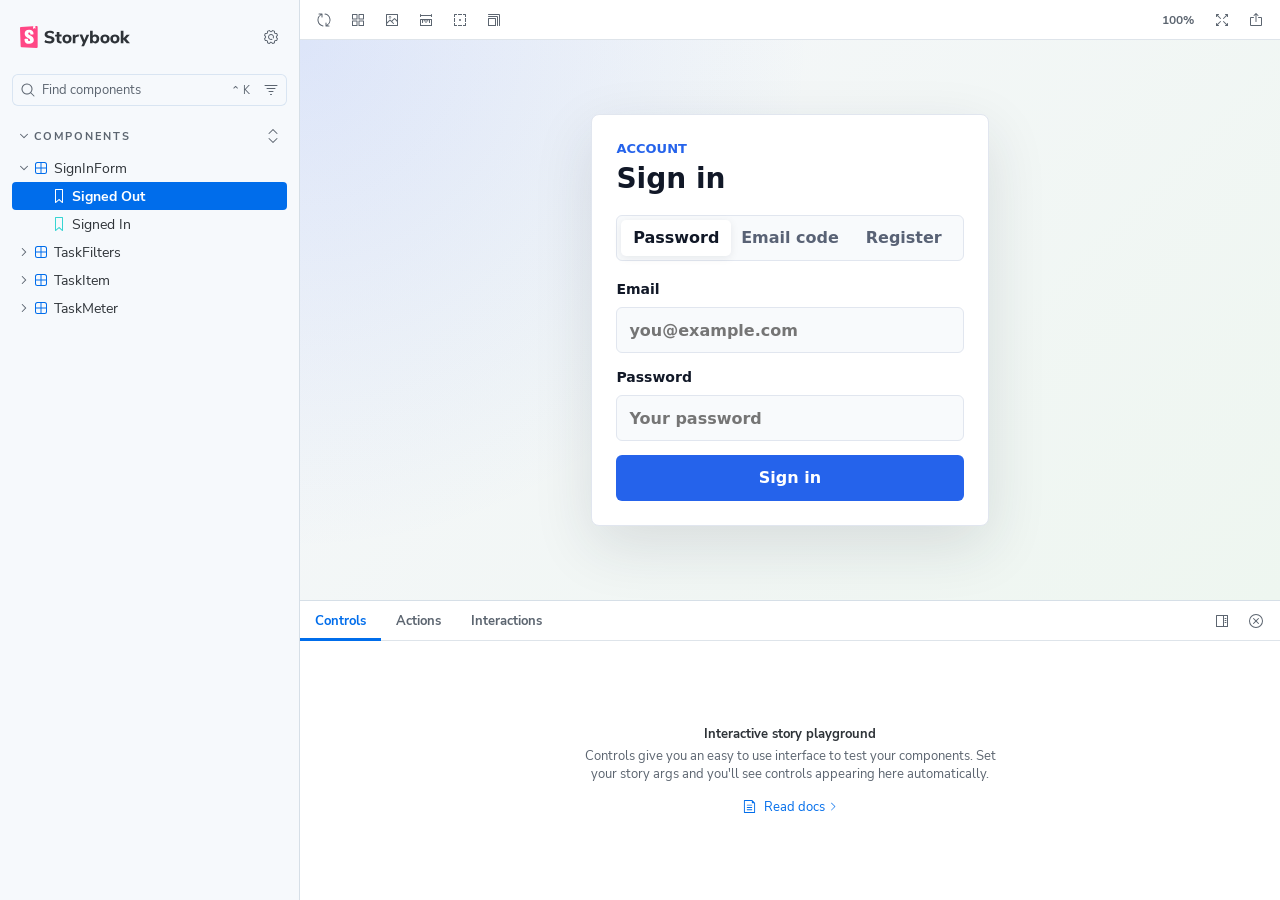
<file: storybook/index.html>
<!DOCTYPE html>
<html lang="en">
  <head>
    <meta charset="utf-8" />

    <title>storybook - Storybook</title>
    <meta name="viewport" content="width=device-width, initial-scale=1" />

    
    <link rel="icon" type="image/svg+xml" href="./favicon.svg" />
    
    <style>
      @font-face {
        font-family: 'Nunito Sans';
        font-style: normal;
        font-weight: 400;
        font-display: swap;
        src: url('./sb-common-assets/nunito-sans-regular.woff2') format('woff2');
      }

      @font-face {
        font-family: 'Nunito Sans';
        font-style: italic;
        font-weight: 400;
        font-display: swap;
        src: url('./sb-common-assets/nunito-sans-italic.woff2') format('woff2');
      }

      @font-face {
        font-family: 'Nunito Sans';
        font-style: normal;
        font-weight: 700;
        font-display: swap;
        src: url('./sb-common-assets/nunito-sans-bold.woff2') format('woff2');
      }

      @font-face {
        font-family: 'Nunito Sans';
        font-style: italic;
        font-weight: 700;
        font-display: swap;
        src: url('./sb-common-assets/nunito-sans-bold-italic.woff2') format('woff2');
      }
    </style>

    <link href="./sb-manager/runtime.js" rel="modulepreload" />

    
    <link href="./sb-addons/storybook-core-server-presets-0/common-manager-bundle.js" rel="modulepreload" />
    
    <link href="./sb-addons/docs-1/manager-bundle.js" rel="modulepreload" />
       

    <style>
      #storybook-root[hidden] {
        display: none !important;
      }
    </style>

    
  </head>
  <body>
    <div id="root"></div>

    
    <script>
      
        
          window['FEATURES'] = {
  "argTypeTargetsV7": true,
  "legacyDecoratorFileOrder": false,
  "disallowImplicitActionsInRenderV8": true,
  "viewport": true,
  "highlight": true,
  "controls": true,
  "interactions": true,
  "actions": true,
  "backgrounds": true,
  "outline": true,
  "measure": true,
  "sidebarOnboardingChecklist": true,
  "componentsManifest": false
};
        
      
        
          window['REFS'] = {};
        
      
        
          window['LOGLEVEL'] = "info";
        
      
        
          window['DOCS_OPTIONS'] = {
  "defaultName": "Docs"
};
        
      
        
          window['CONFIG_TYPE'] = "PRODUCTION";
        
      
        
      
        
      
        
          window['TAGS_OPTIONS'] = {};
        
      
        
          window['STORYBOOK_BUILDER'] = "vite";
        
      
        
          window['STORYBOOK_FRAMEWORK'] = "react-vite";
        
      
        
          window['STORYBOOK_RENDERER'] = "react";
        
      
        
      
    </script>
    

    <script type="module">
      import './sb-manager/globals-runtime.js';

      
        import './sb-addons/storybook-core-server-presets-0/common-manager-bundle.js';
      
        import './sb-addons/docs-1/manager-bundle.js';
      

      import './sb-manager/runtime.js';
    </script>
  </body>
</html>
</file>
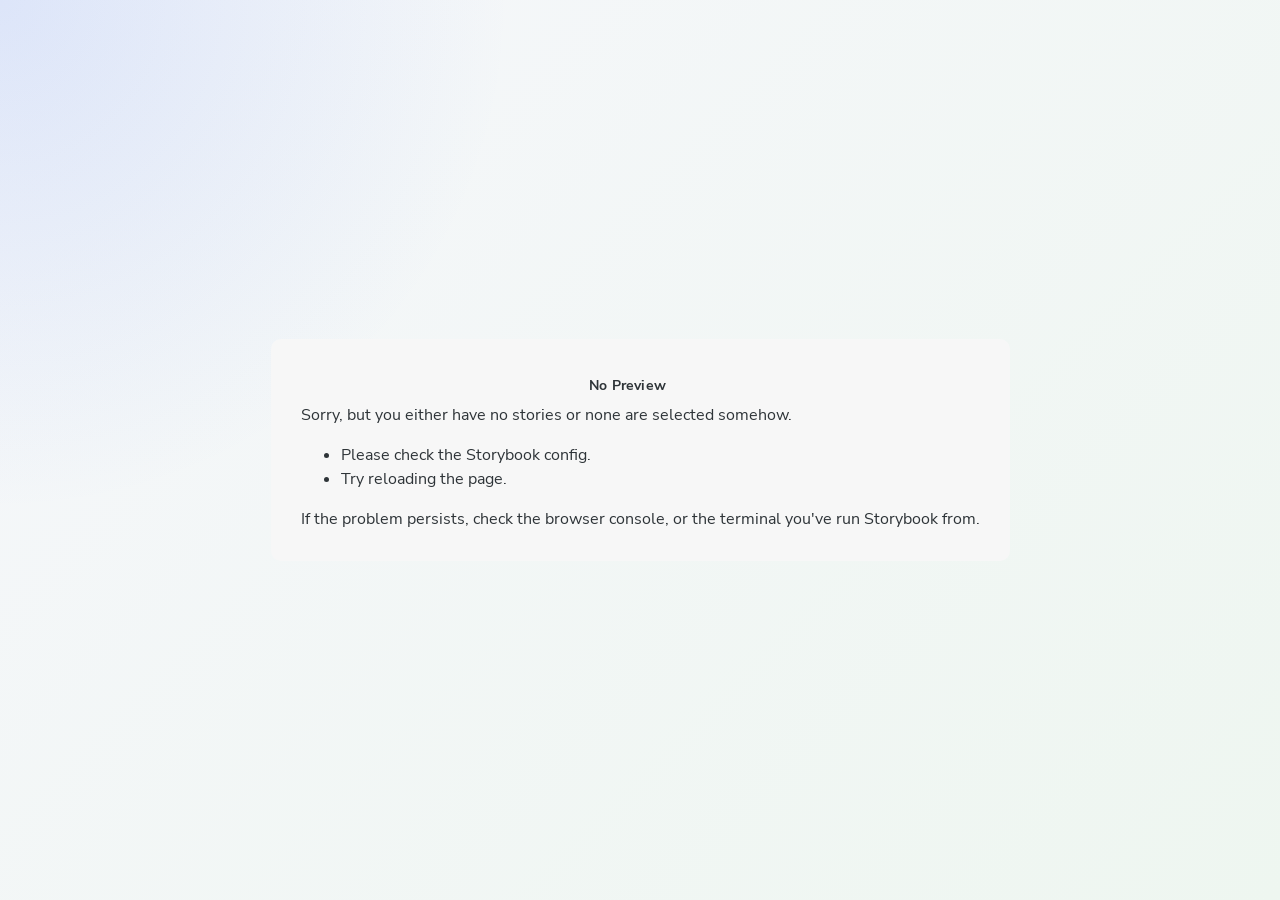
<file: storybook/iframe.html>
<!doctype html>
<!--suppress HtmlUnknownTarget -->
<html lang="en">
  <head><script type="module" src="./vite-inject-mocker-entry.js"></script>
    <meta charset="utf-8" />
    <title>Storybook</title>
    <meta name="viewport" content="width=device-width, initial-scale=1" />

    <style>
      @font-face {
        font-family: 'Nunito Sans';
        font-style: normal;
        font-weight: 400;
        font-display: swap;
        src: url('./sb-common-assets/nunito-sans-regular.woff2') format('woff2');
      }

      @font-face {
        font-family: 'Nunito Sans';
        font-style: italic;
        font-weight: 400;
        font-display: swap;
        src: url('./sb-common-assets/nunito-sans-italic.woff2') format('woff2');
      }

      @font-face {
        font-family: 'Nunito Sans';
        font-style: normal;
        font-weight: 700;
        font-display: swap;
        src: url('./sb-common-assets/nunito-sans-bold.woff2') format('woff2');
      }

      @font-face {
        font-family: 'Nunito Sans';
        font-style: italic;
        font-weight: 700;
        font-display: swap;
        src: url('./sb-common-assets/nunito-sans-bold-italic.woff2') format('woff2');
      }
    </style>

    <script>
      window.CONFIG_TYPE = 'PRODUCTION';
      window.LOGLEVEL = 'info';
      window.FRAMEWORK_OPTIONS = {};
      window.CHANNEL_OPTIONS = {};
      window.FEATURES = {"argTypeTargetsV7":true,"legacyDecoratorFileOrder":false,"disallowImplicitActionsInRenderV8":true,"viewport":true,"highlight":true,"controls":true,"interactions":true,"actions":true,"backgrounds":true,"outline":true,"measure":true,"sidebarOnboardingChecklist":true,"componentsManifest":false};
      window.STORIES = [{"titlePrefix":"","directory":"./storybook/stories","files":"**/*.stories.@(ts|tsx)","importPathMatcher":"^\\.[\\\\/](?:storybook\\/stories(?:\\/(?!\\.)(?:(?:(?!(?:^|\\/)\\.).)*?)\\/|\\/|$)(?!\\.)(?=.)[^/]*?\\.stories\\.(ts|tsx))$"}];
      window.DOCS_OPTIONS = {"defaultName":"Docs"};
      window.TAGS_OPTIONS = {};

      

      // We do this so that "module && module.hot" etc. in Storybook source code
      // doesn't fail (it will simply be disabled)
      window.module = undefined;
      window.global = window;
    </script>
    <base target="_parent" />

<style>
  /* While we aren't showing the main block yet, but still preparing, we want everything the user has rendered, which may or may not be in #storybook-root, to be display none */
  .sb-show-preparing-story:not(.sb-show-main) > :not(.sb-preparing-story) {
    display: none;
  }

  .sb-show-preparing-docs:not(.sb-show-main) > :not(.sb-preparing-docs) {
    display: none;
  }

  /* Hide our own blocks when we aren't supposed to be showing them */
  :not(.sb-show-preparing-story) > .sb-preparing-story,
  :not(.sb-show-preparing-docs) > .sb-preparing-docs,
  :not(.sb-show-nopreview) > .sb-nopreview,
  :not(.sb-show-errordisplay) > .sb-errordisplay {
    display: none;
  }

  .sb-show-main.sb-main-centered {
    margin: 0;
    display: flex;
    align-items: center;
    min-height: 100vh;
  }

  .sb-show-main.sb-main-centered #storybook-root {
    box-sizing: border-box;
    margin: auto;
    padding: 1rem;
    max-height: 100%;
    /* Hack for centering correctly in IE11 */
  }

  /* Vertical centering fix for IE11 */
  @media screen and (-ms-high-contrast: none), (-ms-high-contrast: active) {
    .sb-show-main.sb-main-centered:after {
      content: '';
      min-height: inherit;
      font-size: 0;
    }
  }

  .sb-show-main.sb-main-fullscreen {
    margin: 0;
    padding: 0;
    display: block;
  }

  .sb-show-main.sb-main-padded {
    margin: 0;
    padding: 1rem;
    display: block;
    box-sizing: border-box;
  }

  .sb-wrapper {
    position: fixed;
    top: 0;
    bottom: 0;
    left: 0;
    right: 0;
    box-sizing: border-box;

    padding: 40px;
    font-family:
      'Nunito Sans',
      -apple-system,
      '.SFNSText-Regular',
      'San Francisco',
      BlinkMacSystemFont,
      'Segoe UI',
      'Helvetica Neue',
      Helvetica,
      Arial,
      sans-serif;
    -webkit-font-smoothing: antialiased;
    overflow: auto;
  }

  @media (max-width: 700px) {
    .sb-wrapper {
      padding: 20px;
    }
  }

  @media (max-width: 500px) {
    .sb-wrapper {
      padding: 10px;
    }
  }

  .sb-heading {
    font-size: 14px;
    font-weight: 600;
    letter-spacing: 0.2px;
    margin: 10px 0;
    padding-right: 25px;
  }

  .sb-nopreview {
    display: flex;
    align-content: center;
    justify-content: center;
    box-sizing: border-box;
  }

  .sb-nopreview_main {
    margin: auto;
    padding: 30px;
    border-radius: 10px;
    background: rgb(247, 247, 247);
    color: rgb(46, 52, 56);
  }

  .sb-nopreview_main * {
    background: rgb(247, 247, 247);
    color: rgb(46, 52, 56);
  }

  .sb-nopreview_heading {
    text-align: center;
  }

  .sb-errordisplay {
    background: #f6f9fc;
    color: black;
    z-index: 999999;
    width: 100vw;
    min-height: 100vh;
    box-sizing: border-box;
  }

  .sb-errordisplay_main {
    margin: auto;
    padding: 24px;
    display: flex;
    box-sizing: border-box;

    flex-direction: column;
    min-height: 100%;
    width: 100%;
    border-radius: 6px;
    background: white;
    color: black;
    border: 1px solid #ff0000;
    box-shadow: 0 0 64px rgba(0, 0, 0, 0.1);
    gap: 24px;
  }

  .sb-errordisplay_main ol {
    padding-left: 18px;
    margin: 0;
  }

  /* Redefine colors to ensure readability regardless of user-provided * selectors. */
  .sb-errordisplay_main * {
    background: white;
    color: black;
  }

  /* Exclude error code block from the universal reset to preserve ANSI colors and dark theme */
  .sb-errordisplay_main .sb-errordisplay_code,
  .sb-errordisplay_main .sb-errordisplay_code * {
    background: #242424;
    color: #c6c6c6;
  }

  .sb-errordisplay_main h1 {
    font-family: inherit;
    font-size: 22px;
    font-weight: 400;
    line-height: 30px;
    margin: 0;
  }

  .sb-errordisplay_main h1::before {
    content: '';
    display: inline-block;
    width: 12px;
    height: 12px;
    background: #ff4400;
    border-radius: 50%;
    margin-right: 8px;
  }

  .sb-errordisplay_main p,
  .sb-errordisplay_main ol {
    font-family: inherit;
    font-size: 14px;
    font-weight: 400;
    line-height: 19px;
    margin: 0;
  }

  .sb-errordisplay_main li + li {
    margin: 0;
    padding: 0;
    padding-top: 12px;
  }

  .sb-errordisplay_main a {
    color: currentColor;
  }

  .sb-errordisplay_main .sb-errordisplay_code {
    padding: 10px;
    flex: 1;
    background: #242424;
    color: #c6c6c6;
    box-sizing: border-box;

    font-size: 14px;
    font-weight: 400;
    line-height: 19px;
    border-radius: 4px;

    font-family:
      'Operator Mono', 'Fira Code Retina', 'Fira Code', 'FiraCode-Retina', 'Andale Mono',
      'Lucida Console', Consolas, Monaco, monospace;
    margin: 0;
    overflow: auto;
  }

  .sb-errordisplay_main .sb-errordisplay_code code {
    background-color: inherit;
    color: inherit;
  }

  .sb-errordisplay_main .sb-errordisplay_code {
    white-space: pre-wrap;
  }

  @-webkit-keyframes sb-rotate360 {
    from {
      transform: rotate(0deg);
    }

    to {
      transform: rotate(360deg);
    }
  }

  @keyframes sb-rotate360 {
    from {
      transform: rotate(0deg);
    }

    to {
      transform: rotate(360deg);
    }
  }

  @-webkit-keyframes sb-glow {
    0%,
    100% {
      opacity: 1;
    }

    50% {
      opacity: 0.4;
    }
  }

  @keyframes sb-glow {
    0%,
    100% {
      opacity: 1;
    }

    50% {
      opacity: 0.4;
    }
  }

  /* We display the preparing loaders *over* the rendering story */
  .sb-preparing-story,
  .sb-preparing-docs {
    background-color: white;
    /* Maximum possible z-index. It would be better to use stacking contexts to ensure it's always
    on top, but this isn't possible as it would require making CSS changes that could affect user code */
    z-index: 2147483647;
  }

  .sb-loader {
    -webkit-animation: sb-rotate360 0.7s linear infinite;
    animation: sb-rotate360 0.7s linear infinite;
    border-color: rgba(97, 97, 97, 0.29);
    border-radius: 50%;
    border-style: solid;
    border-top-color: #646464;
    border-width: 2px;
    display: inline-block;
    height: 32px;
    left: 50%;
    margin-left: -16px;
    margin-top: -16px;
    mix-blend-mode: difference;
    overflow: hidden;
    position: absolute;
    top: 50%;
    transition: all 200ms ease-out;
    vertical-align: top;
    width: 32px;
    z-index: 4;
  }

  .sb-previewBlock {
    background: #fff;
    border: 1px solid rgba(0, 0, 0, 0.1);
    border-radius: 4px;
    box-shadow: rgba(0, 0, 0, 0.1) 0 1px 3px 0;
    margin: 25px auto 40px;
    max-width: 600px;
  }

  .sb-previewBlock_header {
    align-items: center;
    box-shadow: rgba(0, 0, 0, 0.1) 0 -1px 0 0 inset;
    display: flex;
    gap: 14px;
    height: 40px;
    padding: 0 12px;
  }

  .sb-previewBlock_icon {
    -webkit-animation: sb-glow 1.5s ease-in-out infinite;
    animation: sb-glow 1.5s ease-in-out infinite;
    background: #e6e6e6;
    height: 14px;
    width: 14px;
  }

  .sb-previewBlock_icon:last-child {
    margin-left: auto;
  }

  .sb-previewBlock_body {
    -webkit-animation: sb-glow 1.5s ease-in-out infinite;
    animation: sb-glow 1.5s ease-in-out infinite;
    height: 182px;
    position: relative;
  }

  .sb-argstableBlock {
    border-collapse: collapse;
    border-spacing: 0;
    font-size: 13px;
    line-height: 20px;
    margin: 25px auto 40px;
    max-width: 600px;
    text-align: left;
    width: 100%;
  }

  .sb-argstableBlock th:first-of-type,
  .sb-argstableBlock td:first-of-type {
    padding-left: 20px;
  }

  .sb-argstableBlock th:nth-of-type(2),
  .sb-argstableBlock td:nth-of-type(2) {
    width: 35%;
  }

  .sb-argstableBlock th:nth-of-type(3),
  .sb-argstableBlock td:nth-of-type(3) {
    width: 15%;
  }

  .sb-argstableBlock th:last-of-type,
  .sb-argstableBlock td:last-of-type {
    width: 25%;
    padding-right: 20px;
  }

  .sb-argstableBlock th span,
  .sb-argstableBlock td span {
    -webkit-animation: sb-glow 1.5s ease-in-out infinite;
    animation: sb-glow 1.5s ease-in-out infinite;
    background-color: rgba(0, 0, 0, 0.1);
    border-radius: 0;
    box-shadow: none;
    color: transparent;
  }

  .sb-argstableBlock th {
    padding: 10px 15px;
  }

  .sb-argstableBlock-body {
    border-radius: 4px;
    box-shadow:
      rgba(0, 0, 0, 0.1) 0 1px 3px 1px,
      rgba(0, 0, 0, 0.065) 0 0 0 1px;
  }

  .sb-argstableBlock-body tr {
    background: transparent;
    overflow: hidden;
  }

  .sb-argstableBlock-body tr:not(:first-child) {
    border-top: 1px solid #e6e6e6;
  }

  .sb-argstableBlock-body tr:first-child td:first-child {
    border-top-left-radius: 4px;
  }

  .sb-argstableBlock-body tr:first-child td:last-child {
    border-top-right-radius: 4px;
  }

  .sb-argstableBlock-body tr:last-child td:first-child {
    border-bottom-left-radius: 4px;
  }

  .sb-argstableBlock-body tr:last-child td:last-child {
    border-bottom-right-radius: 4px;
  }

  .sb-argstableBlock-body td {
    background: #fff;
    padding-bottom: 10px;
    padding-top: 10px;
    vertical-align: top;
  }

  .sb-argstableBlock-body td:not(:first-of-type) {
    padding-left: 15px;
    padding-right: 15px;
  }

  .sb-argstableBlock-body button {
    -webkit-animation: sb-glow 1.5s ease-in-out infinite;
    animation: sb-glow 1.5s ease-in-out infinite;
    background-color: rgba(0, 0, 0, 0.1);
    border: 0;
    border-radius: 0;
    box-shadow: none;
    color: transparent;
    display: inline;
    font-size: 12px;
    line-height: 1;
    padding: 10px 16px;
  }

  .sb-argstableBlock-summary {
    margin-top: 4px;
  }

  .sb-argstableBlock-code {
    margin-right: 4px;
    margin-bottom: 4px;
    padding: 2px 5px;
  }

  .sb-sr-only,
  .sb-hidden-until-focus:not(:focus) {
    position: absolute;
    width: 1px;
    height: 1px;
    padding: 0px;
    margin: -1px;
    overflow: hidden;
    clip: rect(0, 0, 0, 0);
    border: none;
  }

  .sb-hidden-until-focus {
    opacity: 0;
    transition: opacity 150ms ease-out;
  }

  .sb-hidden-until-focus:focus {
    opacity: 1;
  }
</style>

<script>
  /* globals window */
  try {
    if (window.top !== window) {
      window.__REACT_DEVTOOLS_GLOBAL_HOOK__ = window.top.__REACT_DEVTOOLS_GLOBAL_HOOK__;
      window.__VUE_DEVTOOLS_GLOBAL_HOOK__ = window.top.__VUE_DEVTOOLS_GLOBAL_HOOK__;
      window.top.__VUE_DEVTOOLS_CONTEXT__ = window.document;
    }
  } catch (e) {
    // eslint-disable-next-line no-console
    console.warn('unable to connect to top frame for connecting dev tools');
  }
</script>

    <script type="module" crossorigin src="./assets/iframe-D7DmRnYM.js"></script>
    <link rel="modulepreload" crossorigin href="./assets/chunk-DnJy8xQt.js">
    <link rel="modulepreload" crossorigin href="./assets/preload-helper-DVWkohm0.js">
    <link rel="stylesheet" crossorigin href="./assets/iframe-BI8Kzx51.css">
  </head>

  <body>
    <div class="sb-preparing-story sb-wrapper">
  <div class="sb-loader"></div>
</div>

<div class="sb-preparing-docs sb-wrapper">
  <div class="sb-previewBlock">
    <div class="sb-previewBlock_header">
      <div class="sb-previewBlock_icon"></div>
      <div class="sb-previewBlock_icon"></div>
      <div class="sb-previewBlock_icon"></div>
      <div class="sb-previewBlock_icon"></div>
    </div>
    <div class="sb-previewBlock_body">
      <div class="sb-loader"></div>
    </div>
  </div>
  <table aria-hidden="true" class="sb-argstableBlock">
    <thead class="sb-argstableBlock-head">
      <tr>
        <th><span>Name</span></th>
        <th><span>Description</span></th>
        <th><span>Default</span></th>
        <th><span>Control </span></th>
      </tr>
    </thead>
    <tbody class="sb-argstableBlock-body">
      <tr>
        <td><span>propertyName</span><span title="Required">*</span></td>
        <td>
          <div><span>This is a short description</span></div>
          <div class="sb-argstableBlock-summary">
            <div><span class="sb-argstableBlock-code">summary</span></div>
          </div>
        </td>
        <td>
          <div><span class="sb-argstableBlock-code">defaultValue</span></div>
        </td>
        <td><button>Set string</button></td>
      </tr>
      <tr>
        <td><span>propertyName</span><span>*</span></td>
        <td>
          <div><span>This is a short description</span></div>
          <div class="sb-argstableBlock-summary">
            <div><span class="sb-argstableBlock-code">summary</span></div>
          </div>
        </td>
        <td>
          <div><span class="sb-argstableBlock-code">defaultValue</span></div>
        </td>
        <td><button>Set string</button></td>
      </tr>
      <tr>
        <td><span>propertyName</span><span>*</span></td>
        <td>
          <div><span>This is a short description</span></div>
          <div class="sb-argstableBlock-summary">
            <div><span class="sb-argstableBlock-code">summary</span></div>
          </div>
        </td>
        <td>
          <div><span class="sb-argstableBlock-code">defaultValue</span></div>
        </td>
        <td><button>Set string</button></td>
      </tr>
    </tbody>
  </table>
</div>

<div class="sb-nopreview sb-wrapper">
  <div class="sb-nopreview_main">
    <h1 class="sb-nopreview_heading sb-heading">No Preview</h1>
    <p>Sorry, but you either have no stories or none are selected somehow.</p>
    <ul>
      <li>Please check the Storybook config.</li>
      <li>Try reloading the page.</li>
    </ul>
    <p>
      If the problem persists, check the browser console, or the terminal you've run Storybook from.
    </p>
  </div>
</div>

<div class="sb-errordisplay sb-wrapper">
  <div class="sb-errordisplay_main">
    <h1 id="error-message"></h1>
    <p>
      The component failed to render properly, likely due to a configuration issue in Storybook.
      Here are some common causes and how you can address them:
    </p>
    <ol>
      <li>
        <strong>Missing Context/Providers</strong>: You can use decorators to supply specific
        contexts or providers, which are sometimes necessary for components to render correctly. For
        detailed instructions on using decorators, please visit the
        <a href="https://storybook.js.org/docs/writing-stories/decorators"
          >Decorators documentation</a
        >.
      </li>
      <li>
        <strong>Misconfigured Webpack or Vite</strong>: Verify that Storybook picks up all necessary
        settings for loaders, plugins, and other relevant parameters. You can find step-by-step
        guides for configuring
        <a href="https://storybook.js.org/docs/builders/webpack">Webpack</a> or
        <a href="https://storybook.js.org/docs/builders/vite">Vite</a>
        with Storybook.
      </li>
      <li>
        <strong>Missing Environment Variables</strong>: Your Storybook may require specific
        environment variables to function as intended. You can set up custom environment variables
        as outlined in the
        <a href="https://storybook.js.org/docs/configure/environment-variables"
          >Environment Variables documentation</a
        >.
      </li>
    </ol>
    <pre class="sb-errordisplay_code"><code id="error-stack"></code></pre>
  </div>
</div>

    <div id="storybook-root"></div>
    <div id="storybook-docs"></div>
    <script>
      function __onViteAppLoadingError(event) {
        const hostname = globalThis.location.hostname;
        if (hostname !== 'localhost' && globalThis.CONFIG_TYPE === 'DEVELOPMENT') {
          const message = `Failed to load the Storybook preview file 'vite-app.js':

      It looks like you're visiting the Storybook development server on another hostname than localhost: '${hostname}', but you haven't configured the necessary security features to support this.
      Please re-run your Storybook development server with the '--host ${hostname}' flag, or manually configure your Vite allowedHosts configuration with viteFinal.

      See:`;
          const docs = [
            'https://storybook.js.org/docs/api/cli-options#dev',
            'https://storybook.js.org/docs/api/main-config/main-config-vite-final',
            'https://vite.dev/config/server-options.html#server-allowedhosts',
          ];
          console.error(`${message}\n${docs.map((doc) => `- ${doc}`).join('\n')}`);

          document.getElementById('storybook-root').innerHTML =
            `<p style="color: red; max-width: 70ch">${message.replaceAll(
              '\n',
              '<br/>'
            )}<ul>${docs.map((doc) => `<li><a href='${doc}' target='_blank'>${doc}</a></li>`).join('')}</ul></p>`;
          return;
        }
      }
    </script>
  </body>
</html>
</file>
<file: storybook/assets/iframe-BI8Kzx51.css>
:root{--bg:#f6f7fb;--panel:#fff;--item-bg:#fbfcff;--input-bg:#f8fafc;--text:#596275;--text-h:#111827;--muted:#8a94a7;--border:#e1e6ef;--border-strong:#bac4d4;--accent:#2563eb;--accent-text:#fff;--accent-bg:#2563eb1a;--accent-border:#2563eb47;--success:#16a34a;--danger:#dc2626;--danger-bg:#dc26261a;--shadow:0 20px 60px #1e293b1f;--button-shadow:0 2px 8px #0f172a14;--sans:Inter, ui-sans-serif, system-ui, -apple-system, BlinkMacSystemFont, "Segoe UI", sans-serif;color:var(--text);font:16px/1.5 var(--sans);font-synthesis:none;text-rendering:optimizelegibility;-webkit-font-smoothing:antialiased;-moz-osx-font-smoothing:grayscale;background:radial-gradient(circle at 0 0,#2563eb1f,#0000 32rem),linear-gradient(135deg,#f6f7fb 0%,#eef6f0 100%)}@media (prefers-color-scheme:dark){:root{--bg:#111827;--panel:#172033;--item-bg:#111827;--input-bg:#0f172a;--text:#c7d2e5;--text-h:#f8fafc;--muted:#8793a8;--border:#2a3549;--border-strong:#475569;--accent:#60a5fa;--accent-text:#07111f;--accent-bg:#60a5fa24;--accent-border:#60a5fa57;--success:#22c55e;--danger:#f87171;--danger-bg:#f871711f;--shadow:0 24px 70px #00000047;--button-shadow:0 2px 8px #0000002e;background:radial-gradient(circle at 0 0,#60a5fa29,#0000 30rem),linear-gradient(135deg,#111827 0%,#0f1a1c 100%)}}*{box-sizing:border-box}body{min-width:320px;min-height:100svh;margin:0}h1,p{margin:0}h1{color:var(--text-h);letter-spacing:0;font-size:clamp(38px,6vw,64px);line-height:1}.task-shell{box-sizing:border-box;place-items:center;min-height:100svh;padding:48px 20px;display:grid}.login-layout{width:min(420px,100%)}.task-layout{width:min(1080px,100%)}.auth-panel,.task-panel{background:var(--panel);border:1px solid var(--border);box-shadow:var(--shadow);border-radius:8px}.auth-panel{padding:24px}.task-panel{padding:28px}.task-page-bar{border-bottom:1px solid var(--border);justify-content:space-between;align-items:center;gap:16px;margin-bottom:24px;padding-bottom:20px;display:flex}.task-page-bar div{flex:1;gap:2px;min-width:0;display:grid}.task-page-bar span{color:var(--muted);font-size:13px}.task-page-bar strong{color:var(--text-h);overflow-wrap:anywhere}.task-page-bar .auth-button{flex:none;width:auto;min-height:38px}.task-header,.task-form,.task-toolbar{align-items:center;display:flex}.task-header{justify-content:space-between;gap:24px;margin-bottom:28px}.eyebrow{color:var(--accent);letter-spacing:0;text-transform:uppercase;margin-bottom:6px;font-size:13px;font-weight:700}.auth-panel h2{color:var(--text-h);letter-spacing:0;margin:0 0 20px;font-size:28px;line-height:1.1}.auth-mode-tabs{border:1px solid var(--border);background:var(--input-bg);border-radius:6px;grid-template-columns:repeat(3,1fr);gap:4px;margin-bottom:18px;padding:4px;display:grid}.auth-mode-tabs button{min-height:36px;color:var(--text);background:0 0;border-radius:5px;font-weight:700}.auth-mode-tabs button.active{background:var(--panel);color:var(--text-h);box-shadow:var(--button-shadow)}.signin-form{gap:14px;display:grid}.name-fields{grid-template-columns:1fr 1fr;gap:10px;display:grid}.signin-form label{color:var(--text-h);gap:7px;font-weight:700;display:grid}.signin-form label span{font-size:14px}.signin-form input{border:1px solid var(--border);background:var(--input-bg);width:100%;height:46px;color:var(--text-h);font:inherit;border-radius:6px;outline:none;padding:0 12px}.signin-form input:focus{border-color:var(--accent);box-shadow:0 0 0 3px var(--accent-bg)}.signin-form input[readonly]{background:color-mix(in srgb, var(--input-bg) 65%, var(--border));cursor:not-allowed}.invite-summary{border:1px solid var(--border);background:var(--input-bg);color:var(--text);border-radius:6px;gap:4px;padding:12px;display:grid}.invite-summary span{color:var(--accent);text-transform:uppercase;font-size:12px;font-weight:800}.invite-summary strong{color:var(--text-h)}.auth-button{background:var(--accent);min-height:46px;color:var(--accent-text);border-radius:6px;padding:0 18px;font-weight:700}.auth-button.secondary{background:var(--input-bg);width:100%;color:var(--text-h);border:1px solid var(--border)}.task-page-bar .auth-button.secondary{width:auto;min-width:140px}.auth-error{color:var(--danger);font-size:14px}.task-error{color:var(--danger);margin-bottom:14px;font-size:14px}.auth-notice{color:var(--success);font-size:14px}.email-code-flow{gap:18px;display:grid}.account-summary{border:1px solid var(--border);background:var(--item-bg);overflow-wrap:anywhere;border-radius:8px;gap:4px;margin-bottom:16px;padding:14px;display:grid}.account-summary span{color:var(--text-h);font-weight:700}.account-summary strong{color:var(--text);font-size:14px;font-weight:500}.task-meter{aspect-ratio:1;background:var(--accent-bg);width:76px;color:var(--accent);border:1px solid var(--accent-border);border-radius:50%;flex:none;align-content:center;place-items:center;display:grid}.task-meter strong{color:var(--text-h);font-size:26px;line-height:1}.task-meter span{font-size:13px}.task-form{gap:10px;margin-bottom:18px}.task-form input,.task-form select,.edit-input,.task-edit-form select{box-sizing:border-box;border:1px solid var(--border);background:var(--input-bg);width:100%;min-width:0;color:var(--text-h);font:inherit;border-radius:6px;outline:none}.task-form input{height:48px;padding:0 14px}.task-form select{flex:0 0 190px;width:min(190px,100%);height:48px;padding:0 12px}.task-form input:focus,.task-form select:focus,.task-project-select:focus,.edit-input:focus{border-color:var(--accent);box-shadow:0 0 0 3px var(--accent-bg)}button{font:inherit;cursor:pointer;border:0}button:disabled{cursor:not-allowed;opacity:.45}.task-form button{background:var(--accent);height:48px;color:var(--accent-text);border-radius:6px;padding:0 22px;font-weight:700}.task-toolbar{justify-content:flex-end;gap:12px;margin-bottom:18px}.filters{border:1px solid var(--border);background:var(--input-bg);border-radius:6px;gap:4px;padding:4px;display:inline-flex}.project-filter-select{border:1px solid var(--border);background:var(--input-bg);width:170px;min-width:0;min-height:34px;color:var(--text);font:inherit;border-radius:6px;outline:none;padding:0 10px}.project-filter-select:focus{border-color:var(--accent);box-shadow:0 0 0 3px var(--accent-bg)}.filters button,.clear-button{min-height:34px;color:var(--text);text-transform:capitalize;background:0 0;border-radius:5px;padding:0 12px}.filters button.active{background:var(--panel);color:var(--text-h);box-shadow:var(--button-shadow)}.clear-button{color:var(--danger)}.kanban-board{grid-template-columns:repeat(3,minmax(0,1fr));align-items:start;gap:14px;display:grid}.kanban-column{border:1px solid var(--border);background:var(--input-bg);border-radius:8px;align-content:start;gap:12px;min-height:260px;padding:12px;display:grid}.kanban-column-header{justify-content:space-between;align-items:center;gap:10px;display:flex}.kanban-column-header h2{color:var(--text-h);letter-spacing:0;margin:0;font-size:16px;line-height:1.2}.kanban-column-header span{border:1px solid var(--border);background:var(--panel);min-width:28px;min-height:28px;color:var(--muted);border-radius:999px;place-items:center;font-size:13px;font-weight:700;display:grid}.task-list{gap:10px;margin:0;padding:0;list-style:none;display:grid}.task-card{border:1px solid var(--border);background:var(--panel);border-radius:8px;gap:12px;min-height:0;padding:12px;transition:border-color .16s,box-shadow .16s,transform .16s;display:grid;box-shadow:0 1px 2px #0f172a0a}.task-card:hover{border-color:var(--border-strong);transform:translateY(-1px);box-shadow:0 10px 24px #0f172a14}.task-card[draggable=true]{cursor:grab}.task-card-top{grid-template-columns:28px minmax(0,1fr) 32px;align-items:start;gap:10px;display:grid}.check-control{cursor:pointer;flex:none;place-items:center;width:28px;height:28px;display:grid}.check-control input{opacity:0;position:absolute}.check-control span{border:2px solid var(--border-strong);box-sizing:border-box;border-radius:5px;place-items:center;width:20px;height:20px;display:grid}.check-control input:checked+span{background:var(--success);border-color:var(--success)}.check-control input:checked+span:after{content:"";border-bottom:2px solid #fff;border-left:2px solid #fff;width:9px;height:5px;transform:rotate(-45deg)translate(1px,-1px)}.task-title{min-width:0;min-height:28px;color:var(--text-h);text-align:left;overflow-wrap:anywhere;background:0 0;padding:2px 0;font-weight:700;line-height:1.35}.task-edit-form{gap:10px;min-width:0;display:grid}.task-project-select{border:1px solid var(--border);background:var(--input-bg);width:100%;height:34px;color:var(--text);font:inherit;border-radius:6px;outline:none;padding:0 8px;font-size:13px}.task-status-select{border:1px solid var(--border);background:var(--input-bg);width:min(128px,100%);min-height:30px;color:var(--text);font:inherit;border-radius:999px;outline:none;padding:0 28px 0 9px;font-size:12px;font-weight:700}.task-status-select:focus{border-color:var(--accent);box-shadow:0 0 0 3px var(--accent-bg)}.task-edit-form .task-project-select{flex:initial;width:100%}.task-card-footer{justify-content:space-between;align-items:center;gap:8px;padding-top:2px;display:flex}.task-project-label{background:var(--accent-bg);min-width:0;min-height:28px;color:var(--text);overflow-wrap:anywhere;border-radius:999px;justify-content:flex-end;align-items:center;padding:0 9px;font-size:12px;font-weight:700;display:inline-flex}.completed .task-title{color:var(--muted);text-decoration:line-through}.edit-input{flex:1;min-height:40px;padding:0 10px}.delete-button{width:32px;height:32px;color:var(--muted);background:0 0;border-radius:6px;justify-self:end}.task-edit-actions{align-items:center;gap:8px;display:flex}.save-button,.cancel-button{border-radius:6px;min-height:34px;padding:0 10px;font-weight:700}.save-button{background:var(--accent);color:var(--accent-text)}.cancel-button{background:var(--input-bg);color:var(--text-h);border:1px solid var(--border)}.delete-button:hover{background:var(--danger-bg);color:var(--danger)}.empty-state{color:var(--muted);text-align:center;margin-top:22px}.empty-column{border:1px dashed var(--border-strong);min-height:76px;color:var(--muted);border-radius:8px;place-items:center;margin:0;font-size:14px;display:grid}.task-pagination{justify-content:flex-end;align-items:center;gap:10px;margin-top:18px;display:flex}.task-pagination button{background:var(--input-bg);min-height:34px;color:var(--text-h);border:1px solid var(--border);border-radius:6px;padding:0 12px}.task-pagination span{color:var(--muted);font-size:13px}@media (width<=620px){.task-shell{align-items:start;padding:20px 12px}.auth-panel,.task-panel{padding:18px}.task-page-bar{flex-direction:column;align-items:stretch}.task-page-bar .auth-button{width:100%}.task-header,.task-toolbar{flex-direction:column;align-items:stretch}.kanban-board{grid-template-columns:1fr}.kanban-column{min-height:180px}.task-meter{aspect-ratio:auto;border-radius:8px;width:100%;min-height:58px}.task-form{flex-direction:column}.task-form select,.task-form button{flex-basis:auto;width:100%}.task-project-select,.task-status-select{width:100%}.task-edit-form{grid-template-columns:1fr}.task-card-footer{flex-direction:column;align-items:stretch}.task-project-label{justify-content:flex-start}.filters,.project-filter-select,.clear-button{width:100%}.filters button{flex:1}.name-fields{grid-template-columns:1fr}.task-pagination{flex-direction:column;align-items:stretch}}
</file>
